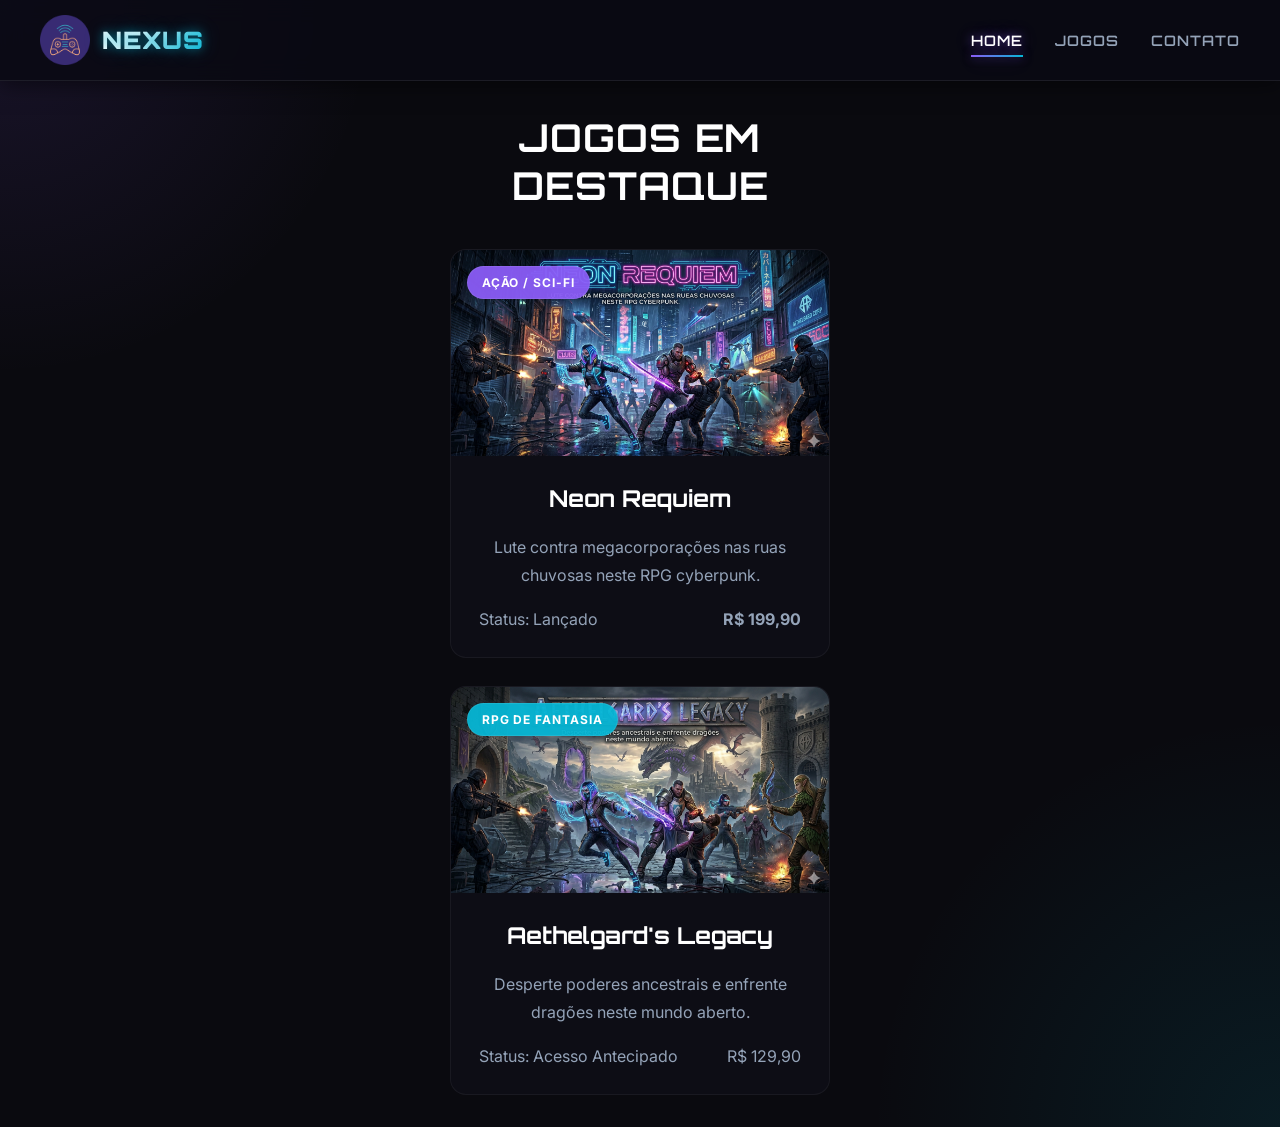
<file: index.html>
<!DOCTYPE html>
<html lang="pt-BR">

<head>
    <meta charset="UTF-8">
    <meta name="viewport" content="width=device-width, initial-scale=1.0">
    <meta name="description" content="Nexus Games - O portal definitivo para amantes de vídeo games. Notícias, biblioteca completa e contato com a comunidade.">
    <title>Nexus Games | Home - Seu Portal de Games</title>
    <link rel="stylesheet" href="CSS/style.css">
</head>

<body>

    <header id="main-header">
        <div class="container header-container">
            <a href="index.html" class="logo-link" id="header-logo">
                <img src="IMG/Logo.png" alt="Nexus Games logo" class="logo-img">
                <span class="logo-text">NEXUS</span>
            </a>

            <nav class="nav-menu" aria-label="Menu principal">
                <ul class="nav-list">
                    <li><a href="index.html" class="active">Home</a></li>
                    <li><a href="games.html">Jogos</a></li>
                    <li><a href="contato.html">Contato</a></li>
                </ul>
            </nav>
        </div>
    </header>

    <main>
        <!-- SEÇÃO HERO -->
        <section id="hero">
            <div class="container">
                <div class="hero-content">
                    <section id="destaques">
                        <div class="container">
                            <h2 class="section-title">Jogos em Destaque</h2>
                            <div class="games-grid">

                                <!-- Card Jogo 1 (Cyberpunk) -->
                                <article class="game-card">
                                    <div class="card-img-wrapper">
                                        <span class="game-badge action">Ação / Sci-Fi</span>
                                        <img src="IMG/Game1.png" alt="Neon Requiem">
                                    </div>
                                    <div class="card-body">
                                        <h3 class="card-title">Neon Requiem</h3>
                                        <p class="card-text">Lute contra megacorporações nas ruas chuvosas neste RPG cyberpunk.</p>
                                        <div class="card-footer">
                                            <p>Status: <span>Lançado</span></p>
                                            <span class="price-neon">R$ 199,90</span>
                                        </div>
                                    </div>
                                </article>

                                <!-- Card Jogo 2 (Fantasy) -->
                                <article class="game-card">
                                    <div class="card-img-wrapper">
                                        <span class="game-badge rpg">RPG de Fantasia</span>
                                        <img src="IMG/Game2.png" alt="Aethelgard's Legacy">
                                    </div>
                                    <div class="card-body">
                                        <h3 class="card-title">Aethelgard's Legacy</h3>
                                        <p class="card-text">Desperte poderes ancestrais e enfrente dragões neste mundo aberto.</p>
                                        <div class="card-footer">
                                            <p>Status: <span>Acesso Antecipado</span></p>
                                            <span>R$ 129,90</span>
                                        </div>
                                    </div>
                                </article>

                            </div>
                        </div>
                    </section>
</file>
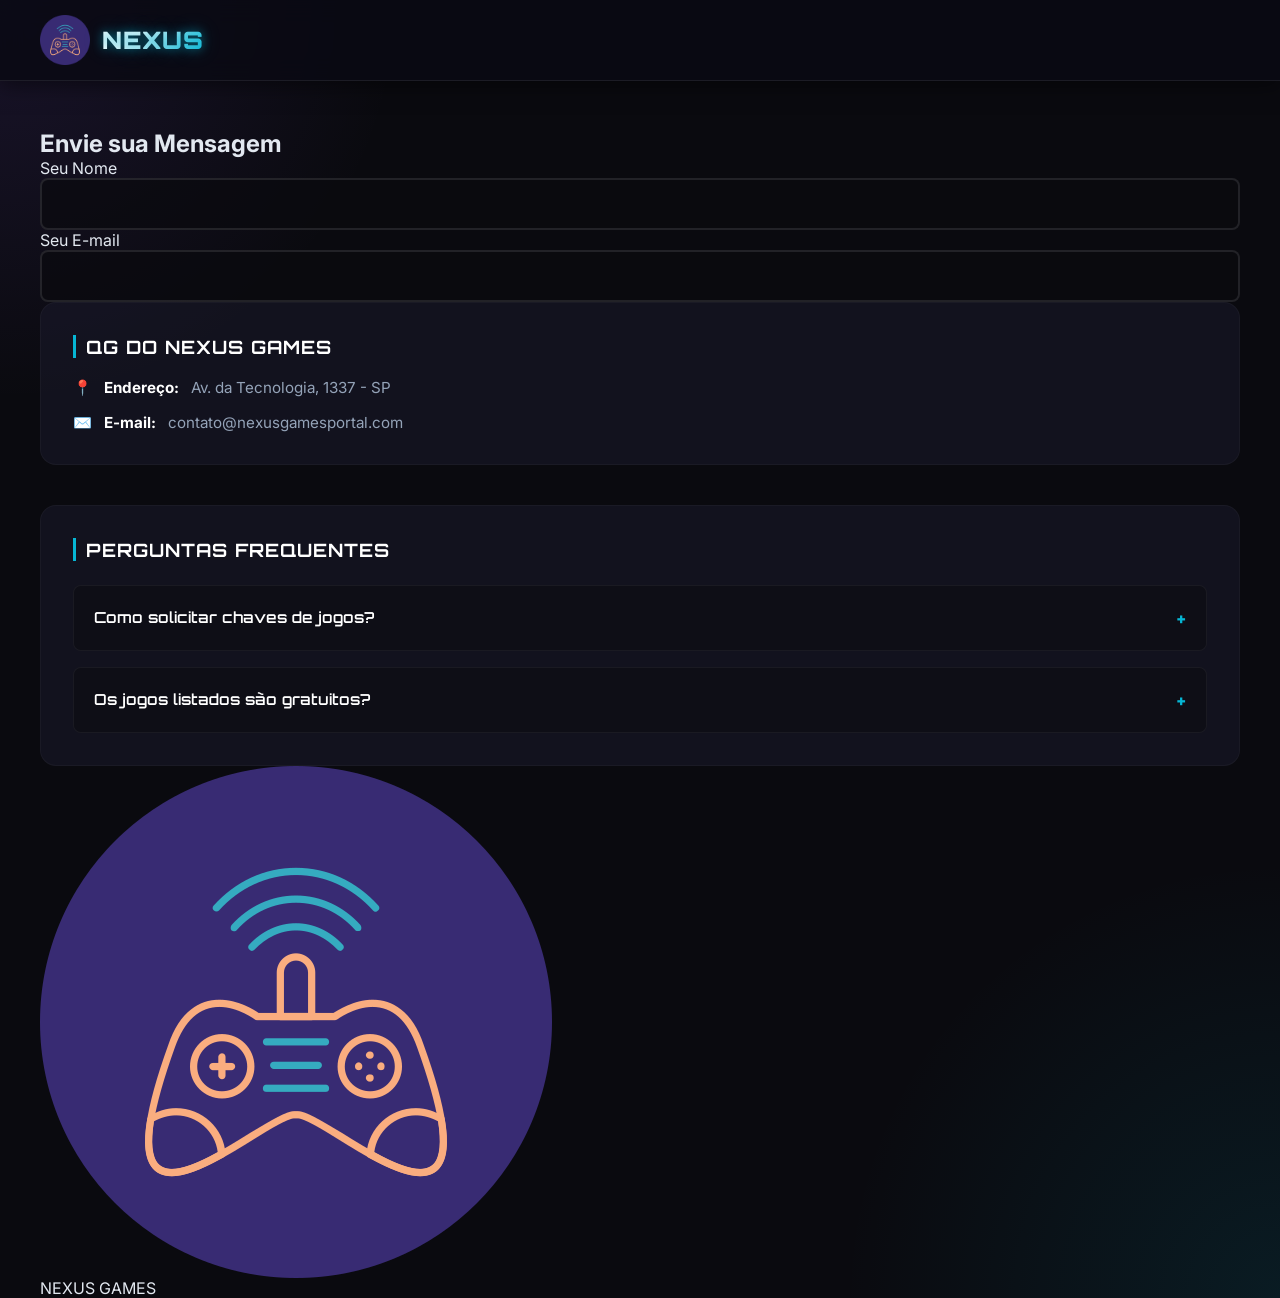
<file: contato.html>
<!DOCTYPE html>
<html lang="pt-BR">

<head>
    <meta charset="UTF-8">
    <title>Nexus Games | Contato</title>
    <link rel="stylesheet" href="CSS/style.css">
</head>

<body>

    <header id="main-header">
        <div class="container header-container">
            <a href="index.html" class="logo-link">
                <img src="IMG/Logo.png" class="logo-img">
                <span class="logo-text">NEXUS</span>
            </a>
        </div>
    </header>

    <main class="container" style="padding-top: 3rem;">
        <div class="contact-grid">

            <section class="contact-card">
                <h2>Envie sua Mensagem</h2>
                <form id="contact-form" onsubmit="event.preventDefault(); alert('Mensagem Enviada!');">

                    <div class="form-group-row">
                        <div class="form-group">
                            <label for="contact-name">Seu Nome</label>
                            <input type="text" id="contact-name" class="form-control" required>
                        </div>
                        <div class="form-group">
                            <label for="contact-email">Seu E-mail</label>
                            <input type="email" id="contact-email" class="form-control" required>
                        </div>
                    </div>
                    <aside class="info-sidebar">

                        <div class="info-box">
                            <h3>QG do Nexus Games</h3>
                            <ul>
                                <li><span class="info-icon">📍</span> <strong>Endereço:</strong> Av. da Tecnologia, 1337
                                    - SP</li>
                                <li><span class="info-icon">✉️</span> <strong>E-mail:</strong>
                                    contato@nexusgamesportal.com</li>
                            </ul>
                        </div>

                        <div class="info-box">
                            <h3>Perguntas Frequentes</h3>
                            <div class="faq-container">
                                <details>
                                    <summary>Como solicitar chaves de jogos?</summary>
                                    <div class="faq-content">
                                        Selecione a opção "Imprensa" e envie seus links de canais de conteúdo gamer.
                                    </div>
                                </details>
                                <details>
                                    <summary>Os jogos listados são gratuitos?</summary>
                                    <div class="faq-content">
                                        Alguns jogos como o Astral Explorer são gratuitos para jogar.
                                    </div>
                                </details>
                            </div>
                        </div>

                    </aside>
        </div>
    </main>

    <footer id="main-footer">
        <div class="container footer-top">
            <div class="footer-about">
                <div class="footer-logo">
                    <img src="IMG/Logo.png" class="footer-logo-img">
                    <span class="footer-logo-text">NEXUS GAMES</span>
                </div>
            </div>
        </div>
    </footer>
</body>

</html>
</file>
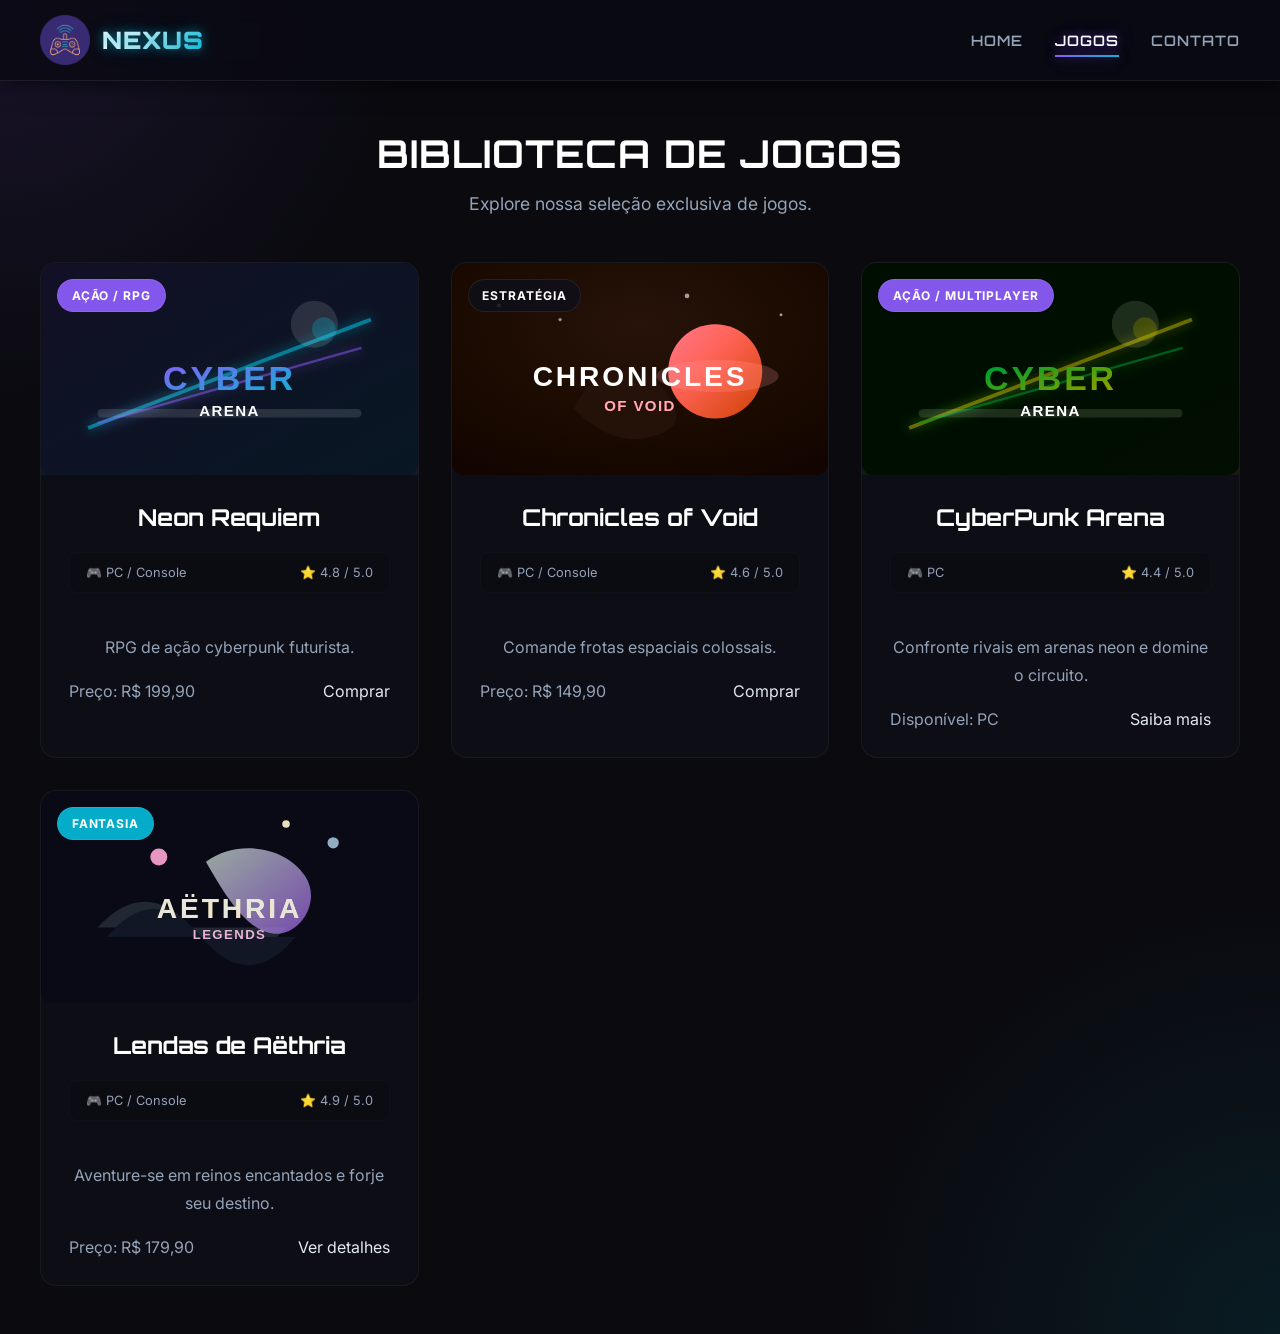
<file: games.html>
<!DOCTYPE html>
<html lang="pt-BR">

<head>
    <meta charset="UTF-8">
    <meta name="viewport" content="width=device-width, initial-scale=1.0">
    <title>Nexus Games | Biblioteca de Jogos</title>
    <link rel="stylesheet" href="CSS/style.css">
    <style>
        .filter-alt-space {
            filter: hue-rotate(150deg);
        }

        .filter-alt-cyber {
            filter: hue-rotate(240deg) contrast(1.1);
        }

        .filter-alt-fantasy {
            filter: sepia(0.4) saturate(1.8) brightness(0.9);
        }
    </style>
</head>

<body>

    <header id="main-header">
        <div class="container header-container">
            <a href="index.html" class="logo-link">
                <img src="IMG/Logo.png" class="logo-img" alt="Nexus Games logo">
                <span class="logo-text">NEXUS</span>
            </a>

            <nav class="nav-menu">
                <ul class="nav-list">
                    <li><a href="index.html">Home</a></li>
                    <li><a href="games.html" class="active">Jogos</a></li>
                    <li><a href="contato.html">Contato</a></li>
                </ul>
            </nav>
        </div>
    </header>

    <main class="container" style="padding-top: 3rem; padding-bottom: 3rem;">
        <header class="catalog-header">
            <h1 class="section-title">Biblioteca de Jogos</h1>
            <p class="catalog-desc">Explore nossa seleção exclusiva de jogos.</p>
        </header>

        <section class="catalog-grid">
            <article class="game-card">
                <div class="card-img-wrapper">
                    <span class="game-badge action">Ação / RPG</span>
                    <img src="IMG/game_cyber.svg" alt="Neon Requiem screenshot">
                </div>
                <div class="card-body">
                    <h2 class="card-title">Neon Requiem</h2>
                    <div class="game-specs">
                        <span>🎮 PC / Console</span>
                        <span>⭐ 4.8 / 5.0</span>
                    </div>
                    <p class="card-text">RPG de ação cyberpunk futurista.</p>
                    <div class="card-footer">
                        <p>Preço: <span>R$ 199,90</span></p>
                        <a href="contato.html" class="btn btn-secondary">Comprar</a>
                    </div>
                </div>
            </article>

            <article class="game-card">
                <div class="card-img-wrapper">
                    <span class="game-badge">Estratégia</span>
                    <img src="IMG/game_space.svg" class="filter-alt-space" alt="Chronicles of Void screenshot">
                </div>
                <div class="card-body">
                    <h2 class="card-title">Chronicles of Void</h2>
                    <div class="game-specs">
                        <span>🎮 PC / Console</span>
                        <span>⭐ 4.6 / 5.0</span>
                    </div>
                    <p class="card-text">Comande frotas espaciais colossais.</p>
                    <div class="card-footer">
                        <p>Preço: <span>R$ 149,90</span></p>
                        <a href="contato.html" class="btn btn-secondary">Comprar</a>
                    </div>
                </div>
            </article>

            <article class="game-card">
                <div class="card-img-wrapper">
                    <span class="game-badge action">Ação / Multiplayer</span>
                    <img src="IMG/game_cyber.svg" class="filter-alt-cyber" alt="CyberPunk Arena screenshot">
                </div>
                <div class="card-body">
                    <h2 class="card-title">CyberPunk Arena</h2>
                    <div class="game-specs">
                        <span>🎮 PC</span>
                        <span>⭐ 4.4 / 5.0</span>
                    </div>
                    <p class="card-text">Confronte rivais em arenas neon e domine o circuito.</p>
                    <div class="card-footer">
                        <p>Disponível: <span>PC</span></p>
                        <a href="contato.html" class="btn btn-secondary">Saiba mais</a>
                    </div>
                </div>
            </article>

            <article class="game-card">
                <div class="card-img-wrapper">
                    <span class="game-badge rpg">Fantasia</span>
                    <img src="IMG/game_fantasia.svg" class="filter-alt-fantasy" alt="Lendas de Aëthria screenshot">
                </div>
                <div class="card-body">
                    <h2 class="card-title">Lendas de Aëthria</h2>
                    <div class="game-specs">
                        <span>🎮 PC / Console</span>
                        <span>⭐ 4.9 / 5.0</span>
                    </div>
                    <p class="card-text">Aventure-se em reinos encantados e forje seu destino.</p>
                    <div class="card-footer">
                        <p>Preço: <span>R$ 179,90</span></p>
                        <a href="contato.html" class="btn btn-secondary">Ver detalhes</a>
                    </div>
                </div>
            </article>
        </section>
    </main>
</body>

</html>
</file>
<file: CSS/style.css>
@import url('https://fonts.googleapis.com/css2?family=Inter:wght@400;500;600;700;800&family=Orbitron:wght@400;500;600;700;800;900&display=swap');

:root {
    --bg-primary: #0a0a0f;
    --bg-secondary: #12121e;
    --bg-surface: rgba(30, 30, 50, 0.45);
    --color-text: #e2e8f0;
    --color-muted: #94a3b8;

    --neon-primary: #8b5cf6;
    --neon-secondary: #06b6d4;
    --neon-accent: #ec4899;
    --neon-glow-primary: 0 0 10px rgba(139, 92, 246, 0.5), 0 0 20px rgba(139, 92, 246, 0.3);
    --neon-glow-secondary: 0 0 10px rgba(6, 182, 212, 0.5), 0 0 20px rgba(6, 182, 212, 0.3);
    --neon-glow-accent: 0 0 10px rgba(236, 72, 153, 0.5), 0 0 20px rgba(236, 72, 153, 0.3);

    --font-display: 'Orbitron', sans-serif;
    --font-body: 'Inter', sans-serif;

    --border-radius-sm: 4px;
    --border-radius-md: 8px;
    --border-radius-lg: 16px;

    --transition-fast: 0.2s ease-in-out;
    --transition-normal: 0.3s cubic-bezier(0.4, 0, 0.2, 1);
    --transition-slow: 0.5s ease;
    --max-width: 1200px;
}

*,
*::before,
*::after {
    box-sizing: border-box;
    margin: 0;
    padding: 0;
}

html {
    font-size: 16px;
    scroll-behavior: smooth;
}

body {
    min-height: 100vh;
    font-family: var(--font-body);
    color: var(--color-text);
    background: radial-gradient(circle at top left, rgba(139, 92, 246, 0.12), transparent 22%),
        radial-gradient(circle at bottom right, rgba(6, 182, 212, 0.1), transparent 24%),
        var(--bg-primary);
}

img,
picture {
    display: block;
    max-width: 100%;
}

button,
input,
textarea,
select {
    font: inherit;
}

a {
    color: inherit;
    text-decoration: none;
}

ul {
    list-style: none;
}

.container {
    width: min(calc(100% - 2rem), var(--max-width));
    margin: 0 auto;
}

.section-title {
    font-family: var(--font-display);
    font-size: clamp(2rem, 3vw, 3rem);
    color: #fff;
    margin-bottom: 1rem;
    letter-spacing: 1px;
    text-transform: uppercase;
}

#main-header {
    position: sticky;
    top: 0;
    z-index: 100;
    background: rgba(10, 10, 19, 0.85);
    backdrop-filter: blur(12px);
    -webkit-backdrop-filter: blur(12px);
    border-bottom: 1px solid rgba(255, 255, 255, 0.08);
    box-shadow: 0 4px 20px rgba(0, 0, 0, 0.5);
    transition: all var(--transition-normal);
}

.header-container {
    display: flex;
    justify-content: space-between;
    align-items: center;
    height: 80px;
}

.logo-link {
    display: flex;
    align-items: center;
    gap: 0.75rem;
}

.logo-img {
    height: 50px;
    width: 50px;
    object-fit: contain;
    filter: drop-shadow(var(--neon-glow-secondary));
}

.logo-text {
    font-family: var(--font-display);
    font-weight: 900;
    font-size: 1.5rem;
    letter-spacing: 1px;
    background: linear-gradient(135deg, #fff 30%, var(--neon-secondary) 100%);
    background-clip: text;
    -webkit-background-clip: text;
    -webkit-text-fill-color: transparent;
    text-shadow: var(--neon-glow-secondary);
}

.nav-menu {
    display: flex;
    align-items: center;
}

.nav-list {
    display: flex;
    gap: 2rem;
    list-style: none;
}

.nav-list>li {
    position: relative;
}

.nav-list a {
    font-family: var(--font-display);
    font-size: 0.9rem;
    font-weight: 600;
    text-transform: uppercase;
    letter-spacing: 1px;
    padding: 0.5rem 0;
    color: var(--color-muted);
    position: relative;
}

.nav-list a:hover,
.nav-list a.active {
    color: #fff;
    text-shadow: var(--neon-glow-primary);
}

.nav-list a::after {
    content: "";
    position: absolute;
    bottom: 0;
    left: 0;
    width: 0;
    height: 2px;
    background: linear-gradient(90deg, var(--neon-primary), var(--neon-secondary));
    transition: width var(--transition-normal);
    box-shadow: var(--neon-glow-primary);
}

.nav-list a:hover::after,
.nav-list a.active::after {
    width: 100%;
}

.hero {
    position: relative;
    height: 600px;
    background-image:
        linear-gradient(rgba(10, 10, 15, 0.4) 0%, var(--bg-primary) 100%),
        url("../img/hero_banner.png");
    background-size: cover;
    background-position: center;
    display: flex;
    align-items: center;
    justify-content: center;
    overflow: hidden;
    animation: fadeIn var(--transition-slow);
}

.hero::before {
    content: "";
    position: absolute;
    top: 0;
    left: 0;
    width: 100%;
    height: 100%;
    background: radial-gradient(circle at 20% 50%, rgba(139, 92, 246, 0.25) 0%, transparent 60%);
    pointer-events: none;
}

.hero-content {
    position: relative;
    z-index: 2;
    max-width: 750px;
    width: 100%;
    margin: 0 auto;
    padding: 2rem 1rem;
    text-align: center;
    display: flex;
    flex-direction: column;
    align-items: center;
}

.hero-tag {
    font-family: var(--font-display);
    font-size: 0.9rem;
    color: var(--neon-secondary);
    text-transform: uppercase;
    letter-spacing: 3px;
    font-weight: 700;
    margin-bottom: 1rem;
    display: inline-block;
    text-shadow: var(--neon-glow-secondary);
}

.hero-title {
    font-family: var(--font-display);
    font-size: clamp(2.5rem, 5vw, 4rem);
    line-height: 1.1;
    font-weight: 900;
    text-transform: uppercase;
    color: #fff;
    margin-bottom: 1.5rem;
    text-shadow: 0 4px 10px rgba(0, 0, 0, 0.5);
}

.hero-title span {
    background: linear-gradient(90deg, var(--neon-primary), var(--neon-accent));
    background-clip: text;
    -webkit-background-clip: text;
    color: transparent;
    -webkit-text-fill-color: transparent;
}

.hero-desc {
    font-size: 1.1rem;
    color: var(--color-muted);
    margin-bottom: 2rem;
    max-width: 550px;
}

.hero-actions {
    display: flex;
    gap: 1rem;
}

.games-grid {
    display: grid;
    grid-template-columns: repeat(auto-fit, minmax(280px, 1fr));
    gap: 1.75rem;
    margin-top: 2.5rem;
    justify-items: center;
    align-items: start;
}

.game-card {
    display: flex;
    flex-direction: column;
    background: rgba(15, 15, 24, 0.78);
    border: 1px solid rgba(255, 255, 255, 0.05);
    border-radius: var(--border-radius-lg);
    overflow: hidden;
    transition: transform var(--transition-normal), border-color var(--transition-fast), box-shadow var(--transition-fast);
}

.game-card {
    width: 100%;
    max-width: 380px;
    margin: 0 auto;
}

.game-card:hover {
    transform: translateY(-6px);
    border-color: rgba(139, 92, 246, 0.35);
    box-shadow: 0 24px 50px rgba(0, 0, 0, 0.25);
}

.card-img-wrapper {
    position: relative;
    overflow: hidden;
}

.card-img-wrapper img {
    width: 100%;
    display: block;
    transition: transform var(--transition-normal);
}

.game-card:hover .card-img-wrapper img {
    transform: scale(1.04);
}

.game-badge {
    position: absolute;
    top: 1rem;
    left: 1rem;
    z-index: 1;
    background: rgba(15, 15, 24, 0.88);
    border: 1px solid rgba(255, 255, 255, 0.08);
    color: #fff;
    font-size: 0.75rem;
    font-weight: 700;
    text-transform: uppercase;
    letter-spacing: 0.08em;
    padding: 0.5rem 0.85rem;
    border-radius: 999px;
}

.game-badge.action {
    background: rgba(139, 92, 246, 0.95);
}

.game-badge.rpg {
    background: rgba(6, 182, 212, 0.95);
}

.card-body {
    padding: 1.75rem;
    display: flex;
    flex-direction: column;
    gap: 1.25rem;
}

.card-body {
    text-align: center;
}

.card-title {
    font-family: var(--font-display);
    font-size: 1.45rem;
    color: #fff;
}

.card-text {
    color: var(--color-muted);
    line-height: 1.75;
}

.card-footer {
    display: flex;
    align-items: center;
    justify-content: space-between;
    flex-wrap: wrap;
    gap: 0.75rem;
}

.card-footer p,
.card-footer span {
    color: var(--color-muted);
}

.price-neon {
    color: var(--neon-accent);
    font-weight: 700;
}

.news-list {
    display: flex;
    flex-direction: column;
    gap: 2rem;
}

.news-item {
    display: flex;
    gap: 2rem;
    background: var(--bg-surface);
    border: 1px solid rgba(255, 255, 255, 0.03);
    padding: 1.5rem;
    transition: border-color var(--transition-fast), transform var(--transition-normal);
}

.news-item:hover {
    border-color: rgba(6, 182, 212, 0.25);
    transform: translateX(10px);
}

.news-item:nth-child(even) {
    flex-direction: row-reverse;
}

.news-img {
    width: 250px;
    height: 160px;
    object-fit: cover;
    border-radius: var(--border-radius-md);
    border: 1px solid rgba(255, 255, 255, 0.08);
}

.news-content {
    flex: 1;
    display: flex;
    flex-direction: column;
    justify-content: center;
}

.news-date {
    font-family: var(--font-display);
    font-size: 0.8rem;
    color: var(--neon-accent);
    margin-bottom: 0.5rem;
    text-transform: uppercase;
    letter-spacing: 1px;
}

.news-title {
    font-family: var(--font-display);
    font-size: 1.25rem;
    color: #fff;
    margin-bottom: 0.75rem;
}

.news-desc {
    font-size: 0.95rem;
    color: var(--color-muted);
}

.newsletter-wrapper {
    background: linear-gradient(135deg, rgba(139, 92, 246, 0.15), rgba(6, 182, 212, 0.15));
    border-radius: var(--border-radius-lg);
    border: 1px solid rgba(255, 255, 255, 0.08);
    padding: 3rem 2rem;
    text-align: center;
    max-width: 800px;
    margin: 0 auto;
    box-shadow: 0 10px 30px rgba(0, 0, 0, 0.3);
}

.newsletter-title {
    font-family: var(--font-display);
    font-size: 1.8rem;
    color: #fff;
    margin-bottom: 0.5rem;
}

.newsletter-desc {
    color: var(--color-muted);
    margin-bottom: 2rem;
    font-size: 1rem;
}

.newsletter-form {
    display: flex;
    gap: 1rem;
    max-width: 550px;
    margin: 0 auto;
    flex-wrap: wrap;
}

.form-control {
    width: 100%;
    padding: 0.9rem 1.25rem;
    background-color: rgba(10, 10, 15, 0.7);
    border: 2px solid rgba(255, 255, 255, 0.1);
    border-radius: var(--border-radius-md);
    color: #fff;
    font-family: var(--font-body);
    font-size: 0.95rem;
    outline: none;
    transition: all var(--transition-fast);
}

.catalog-header {
    text-align: center;
    margin-bottom: 3rem;
    animation: fadeIn var(--transition-normal);
}

.catalog-desc {
    max-width: 600px;
    margin: 1rem auto 2.5rem;
    color: var(--color-muted);
    font-size: 1.1rem;
}

.filter-container {
    display: flex;
    justify-content: center;
    gap: 1rem;
    flex-wrap: wrap;
    margin-bottom: 3.5rem;
}

.filter-btn {
    background: var(--bg-surface);
    border: 1px solid rgba(255, 255, 255, 0.08);
    color: var(--color-muted);
    font-family: var(--font-display);
    font-size: 0.85rem;
    font-weight: 700;
    text-transform: uppercase;
    letter-spacing: 1px;
    padding: 0.65rem 1.5rem;
    border-radius: 50px;
    cursor: pointer;
    transition: all var(--transition-fast);
}

.filter-btn:hover,
.filter-btn.active {
    background: var(--neon-primary);
    border-color: var(--neon-primary);
    color: #fff;
    box-shadow: var(--neon-glow-primary);
    transform: translateY(-2px);
}

.catalog-grid {
    display: grid;
    grid-template-columns: repeat(auto-fill, minmax(320px, 1fr));
    gap: 2rem;
    animation: slideUp var(--transition-slow);
}

.game-specs {
    display: flex;
    justify-content: space-between;
    font-size: 0.8rem;
    color: var(--color-muted);
    background: rgba(10, 10, 15, 0.4);
    padding: 0.75rem 1rem;
    border-radius: var(--border-radius-md);
    margin-bottom: 1.25rem;
    border: 1px solid rgba(255, 255, 255, 0.02);
}

.game-specs span {
    display: flex;
    align-items: center;
    gap: 0.25rem;
}

.options-group-title {
    font-family: var(--font-display);
    font-size: 0.85rem;
    font-weight: 600;
    text-transform: uppercase;
    letter-spacing: 1px;
    color: #fff;
    margin-bottom: 0.75rem;
}

.radios-container {
    display: flex;
    gap: 1.5rem;
    flex-wrap: wrap;
    margin-bottom: 0.5rem;
}

.custom-radio,
.custom-checkbox {
    position: relative;
    display: flex;
    align-items: center;
    cursor: pointer;
    user-select: none;
    font-size: 0.95rem;
    padding-left: 28px;
}

.custom-radio input,
.custom-checkbox input {
    position: absolute;
    opacity: 0;
    cursor: pointer;
    height: 0;
    width: 0;
}

.checkmark {
    position: absolute;
    top: 50%;
    transform: translateY(-50%);
    left: 0;
    height: 18px;
    width: 18px;
    background-color: rgba(10, 10, 15, 0.7);
    border: 2px solid rgba(255, 255, 255, 0.15);
    transition: all var(--transition-fast);
}

.custom-radio .checkmark {
    border-radius: 50%;
}

.custom-checkbox .checkmark {
    border-radius: var(--border-radius-sm);
}

.custom-radio:hover input~.checkmark,
.custom-checkbox:hover input~.checkmark {
    border-color: var(--neon-secondary);
}

.custom-radio input:checked~.checkmark {
    border-color: var(--neon-primary);
    background-color: var(--neon-primary);
    box-shadow: var(--neon-glow-primary);
}

.custom-checkbox input:checked~.checkmark {
    border-color: var(--neon-secondary);
    background-color: var(--neon-secondary);
    box-shadow: var(--neon-glow-secondary);
}

.checkmark::after {
    content: "";
    position: absolute;
    display: none;
}

.custom-radio input:checked~.checkmark::after,
.custom-checkbox input:checked~.checkmark::after {
    display: block;
}

.custom-radio .checkmark::after {
    top: 5px;
    left: 5px;
    width: 4px;
    height: 4px;
    border-radius: 50%;
}

/* Informações Laterais */
.info-sidebar {
    display: flex;
    flex-direction: column;
    gap: 2.5rem;
}

.info-box {
    background: var(--bg-surface);
    border: 1px solid rgba(255, 255, 255, 0.03);
    border-radius: var(--border-radius-lg);
    padding: 2rem;
}

.info-box h3 {
    font-family: var(--font-display);
    font-size: 1.15rem;
    color: #fff;
    margin-bottom: 1.25rem;
    text-transform: uppercase;
    letter-spacing: 1px;
    border-left: 3px solid var(--neon-secondary);
    padding-left: 10px;
}

.info-box ul {
    list-style: none;
    display: flex;
    flex-direction: column;
    gap: 1rem;
}

.info-box li {
    display: flex;
    align-items: center;
    gap: 0.75rem;
    font-size: 0.95rem;
    color: var(--color-muted);
}

.info-box li strong {
    color: #fff;
}

.info-icon {
    color: var(--neon-secondary);
    font-weight: bold;
}

.faq-container {
    display: flex;
    flex-direction: column;
    gap: 1rem;
    margin-top: 1.5rem;
}

details {
    background: rgba(10, 10, 15, 0.5);
    border: 1px solid rgba(255, 255, 255, 0.05);
    border-radius: var(--border-radius-md);
    overflow: hidden;
    transition: all var(--transition-fast);
}

details[open] {
    border-color: var(--neon-primary);
    box-shadow: 0 0 15px rgba(139, 92, 246, 0.1);
}

summary {
    padding: 1.25rem;
    font-family: var(--font-display);
    font-size: 0.95rem;
    font-weight: 600;
    color: #fff;
    cursor: pointer;
    list-style: none;
    position: relative;
    display: flex;
    justify-content: space-between;
    align-items: center;
    outline: none;
}

summary::-webkit-details-marker {
    display: none;
}

summary::after {
    content: '+';
    font-size: 1.2rem;
    color: var(--neon-secondary);
    transition: transform var(--transition-fast);
}

details[open] summary::after {
    content: '-';
    color: var(--neon-primary);
}

.faq-content {
    padding: 0 1.25rem 1.25rem 1.25rem;
    color: var(--color-muted);
    font-size: 0.9rem;
    border-top: 1px solid rgba(255, 255, 255, 0.02);
    padding-top: 1rem;
    animation: fadeIn var(--transition-fast);
}


@media (max-width: 1024px) {
    section {
        padding: 3rem 0;
    }

    .contact-grid {
        grid-template-columns: 1fr;
        gap: 3rem;
    }

    .footer-top {
        grid-template-columns: 1fr 1fr;
        gap: 3rem;
    }

    .footer-about {
        grid-column: span 2;
    }
}

@media (max-width: 768px) {
    html {
        font-size: 15px;
    }

    .header-container {
        height: 70px;
    }

    .logo-img {
        height: 40px;
        width: 40px;
    }

    .logo-text {
        font-size: 1.25rem;
    }

    .nav-list {
        gap: 1.25rem;
    }

    .nav-list a {
        font-size: 0.9rem;
    }

    #hero {
        height: 500px;
    }

    .hero-content {
        max-width: 100%;
        text-align: center;
    }

    .hero-desc {
        margin: 0 auto 2rem;
    }

    .hero-actions {
        justify-content: center;
    }

    .news-item,
    .news-item:nth-child(even) {
        flex-direction: column;
        gap: 1.5rem;
    }

    .news-img {
        width: 100%;
        height: 200px;
    }

    .newsletter-form {
        flex-direction: column;
        width: 100%;
    }

    .form-group-row {
        flex-direction: column;
        gap: 1.75rem;
    }

    .footer-top {
        grid-template-columns: 1fr;
        gap: 2.5rem;
    }

    .footer-about {
        grid-column: span 1;
    }
}

@media (max-width: 480px) {
    .header-container {
        flex-direction: column;
        height: auto;
        padding: 1rem 0;
        gap: 1rem;
    }

    .nav-list {
        width: 100%;
        justify-content: center;
        gap: 1rem;
    }

    #hero {
        height: 450px;
    }

    .hero-actions {
        flex-direction: column;
        width: 100%;
        gap: 0.75rem;
    }

    .hero-actions .btn {
        width: 100%;
    }

    .contact-card {
        padding: 1.5rem;
    }
}
</file>
